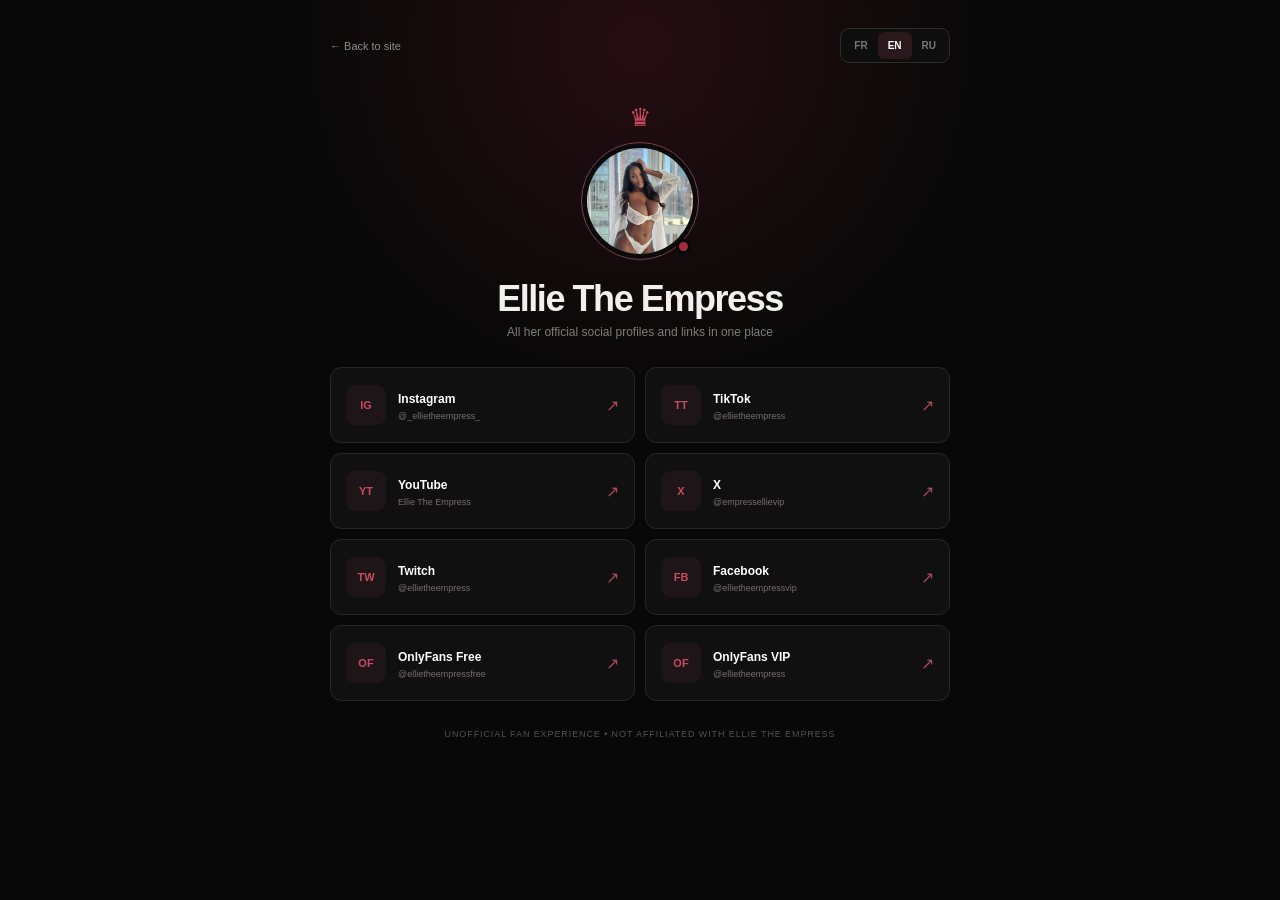
<file: links.html>
<!doctype html><html lang="fr"><head><meta charset="utf-8"><meta name="viewport" content="width=device-width,initial-scale=1"><meta name="theme-color" content="#080808"><title>Ellie The Empress — Links</title><meta name="description" content="Ellie The Empress social links — unofficial fan hub."><link rel="canonical" href="https://deltawin.github.io/EllieTheEmpress/links.html"><link rel="manifest" href="manifest.webmanifest"><link rel="icon" href="HE0_HcibAAAp8MD.webp"><style>*{box-sizing:border-box}body{margin:0;background:radial-gradient(circle at 50% 5%,#761d2d45,transparent 32%),#080808;color:#f2f0ed;font-family:Arial,sans-serif;min-height:100vh}.wrap{width:min(620px,calc(100% - 28px));margin:auto;padding:28px 0 55px}.top{display:flex;justify-content:space-between;align-items:center;margin-bottom:25px}.back{color:#92898a;text-decoration:none;font-size:11px}.langs{display:flex;background:#0e0e0e;border:1px solid #302b2c;border-radius:9px;padding:3px}.langs button{border:0;background:transparent;color:#777;padding:8px 10px;border-radius:6px;font-weight:800;font-size:10px;cursor:pointer}.langs button.active{background:#2a181c;color:#fff}.hero{text-align:center;padding:15px 0 28px}.avatar-wrap{display:inline-block;position:relative}.avatar{width:118px;height:118px;border-radius:50%;object-fit:cover;border:1px solid #75404a;padding:5px;background:#0b0b0b}.dot{position:absolute;right:8px;bottom:10px;width:15px;height:15px;border:3px solid #080808;border-radius:50%;background:#a52a40}.crown{color:#c94b62;font-size:25px;margin-bottom:10px}h1{font-size:36px;letter-spacing:-.04em;margin:14px 0 5px}.sub{color:#827b7b;font-size:12px;margin:0}.links{display:grid;grid-template-columns:1fr 1fr;gap:10px}.links a{display:flex;align-items:center;min-height:76px;padding:15px;background:#101010;border:1px solid #292526;border-radius:11px;color:#fff;text-decoration:none;transition:.2s}.links a:hover{transform:translateY(-2px);background:#171313;border-color:#633944}.ico{width:40px;height:40px;border-radius:9px;background:#1d1517;display:grid;place-items:center;color:#c94b62;font-size:11px;font-weight:900;margin-right:12px}.links b{font-size:12px}.links small{display:block;color:#766e6e;font-weight:400;margin-top:4px;font-size:9px}.links i{margin-left:auto;font-style:normal;color:#a84a5a}.note{text-align:center;color:#575152;font-size:9px;letter-spacing:.1em;margin-top:28px}@media(max-width:520px){.links{grid-template-columns:1fr}h1{font-size:31px}}</style></head><body><main class="wrap"><div class="top"><a class="back" href="./" data-t="back">← Retour au site</a><div class="langs" aria-label="Langue"><button data-lang="fr" aria-label="Français">FR</button><button data-lang="en" aria-label="English">EN</button><button data-lang="ru" aria-label="Русский">RU</button></div></div><section class="hero"><div class="crown">♛</div><div class="avatar-wrap"><img class="avatar" src="HE0_HcibAAAp8MD.webp" alt="Ellie The Empress"><i class="dot"></i></div><h1>Ellie The Empress</h1><p class="sub" data-t="subtitle">Tous ses liens en un seul endroit</p></section><div class="links"><a href="https://www.instagram.com/_ellietheempress_/" target="_blank" rel="noopener noreferrer"><span class="ico">IG</span><span><b>Instagram</b><small>@_ellietheempress_</small></span><i>↗</i></a><a href="https://www.tiktok.com/@ellietheempress" target="_blank" rel="noopener noreferrer"><span class="ico">TT</span><span><b>TikTok</b><small>@ellietheempress</small></span><i>↗</i></a><a href="https://www.youtube.com/@EllieTheEmpress" target="_blank" rel="noopener noreferrer"><span class="ico">YT</span><span><b>YouTube</b><small>Ellie The Empress</small></span><i>↗</i></a><a href="https://x.com/empressellievip" target="_blank" rel="noopener noreferrer"><span class="ico">X</span><span><b>X</b><small>@empressellievip</small></span><i>↗</i></a><a href="https://www.twitch.tv/ellietheempress" target="_blank" rel="noopener noreferrer"><span class="ico">TW</span><span><b>Twitch</b><small>@ellietheempress</small></span><i>↗</i></a><a href="https://www.facebook.com/ellietheempressvip" target="_blank" rel="noopener noreferrer"><span class="ico">FB</span><span><b>Facebook</b><small>@ellietheempressvip</small></span><i>↗</i></a><a href="https://onlyfans.com/ellietheempressfree" target="_blank" rel="noopener noreferrer"><span class="ico">OF</span><span><b data-t="ofFree">OnlyFans Gratuit</b><small>@ellietheempressfree</small></span><i>↗</i></a><a href="https://onlyfans.com/ellietheempress" target="_blank" rel="noopener noreferrer"><span class="ico">OF</span><span><b data-t="ofVip">OnlyFans VIP</b><small>@ellietheempress</small></span><i>↗</i></a></div><p class="note" data-t="note">EXPÉRIENCE FAN NON OFFICIELLE • NON AFFILIÉE À ELLIE THE EMPRESS</p></main><script>const tr={fr:{back:'← Retour au site',subtitle:'Tous ses réseaux et liens officiels en un seul endroit',ofFree:'OnlyFans Gratuit',ofVip:'OnlyFans VIP',note:'EXPÉRIENCE FAN NON OFFICIELLE • NON AFFILIÉE À ELLIE THE EMPRESS',title:'Ellie The Empress — Liens',description:'Tous les réseaux et liens d’\u00a0Ellie The Empress réunis sur un hub fan non officiel.'},en:{back:'← Back to site',subtitle:'All her official social profiles and links in one place',ofFree:'OnlyFans Free',ofVip:'OnlyFans VIP',note:'UNOFFICIAL FAN EXPERIENCE • NOT AFFILIATED WITH ELLIE THE EMPRESS',title:'Ellie The Empress — Links',description:'All Ellie The Empress social profiles and links in one unofficial fan hub.'},ru:{back:'← Вернуться на сайт',subtitle:'Все её официальные соцсети и ссылки в одном месте',ofFree:'Бесплатный OnlyFans',ofVip:'OnlyFans VIP',note:'НЕОФИЦИАЛЬНЫЙ ФАН-САЙТ • НЕ СВЯЗАН С ELLIE THE EMPRESS',title:'Ellie The Empress — Ссылки',description:'Все социальные сети и ссылки Ellie The Empress в одном неофициальном фан-хабе.'}};function lang(l){if(!tr[l])l='fr';document.documentElement.lang=l;document.querySelectorAll('[data-t]').forEach(e=>{const v=tr[l][e.dataset.t];if(v)e.textContent=v});document.querySelectorAll('[data-lang]').forEach(b=>b.classList.toggle('active',b.dataset.lang===l));document.title=tr[l].title;document.querySelector('meta[name="description"]').content=tr[l].description;try{localStorage.setItem('ellie-language',l)}catch(e){}}document.querySelectorAll('[data-lang]').forEach(b=>b.onclick=()=>lang(b.dataset.lang));let l='fr';try{l=localStorage.getItem('ellie-language')||'fr'}catch(e){}lang(l);if('serviceWorker'in navigator)navigator.serviceWorker.register('./sw.js').catch(()=>{});</script></body></html>
</file>
